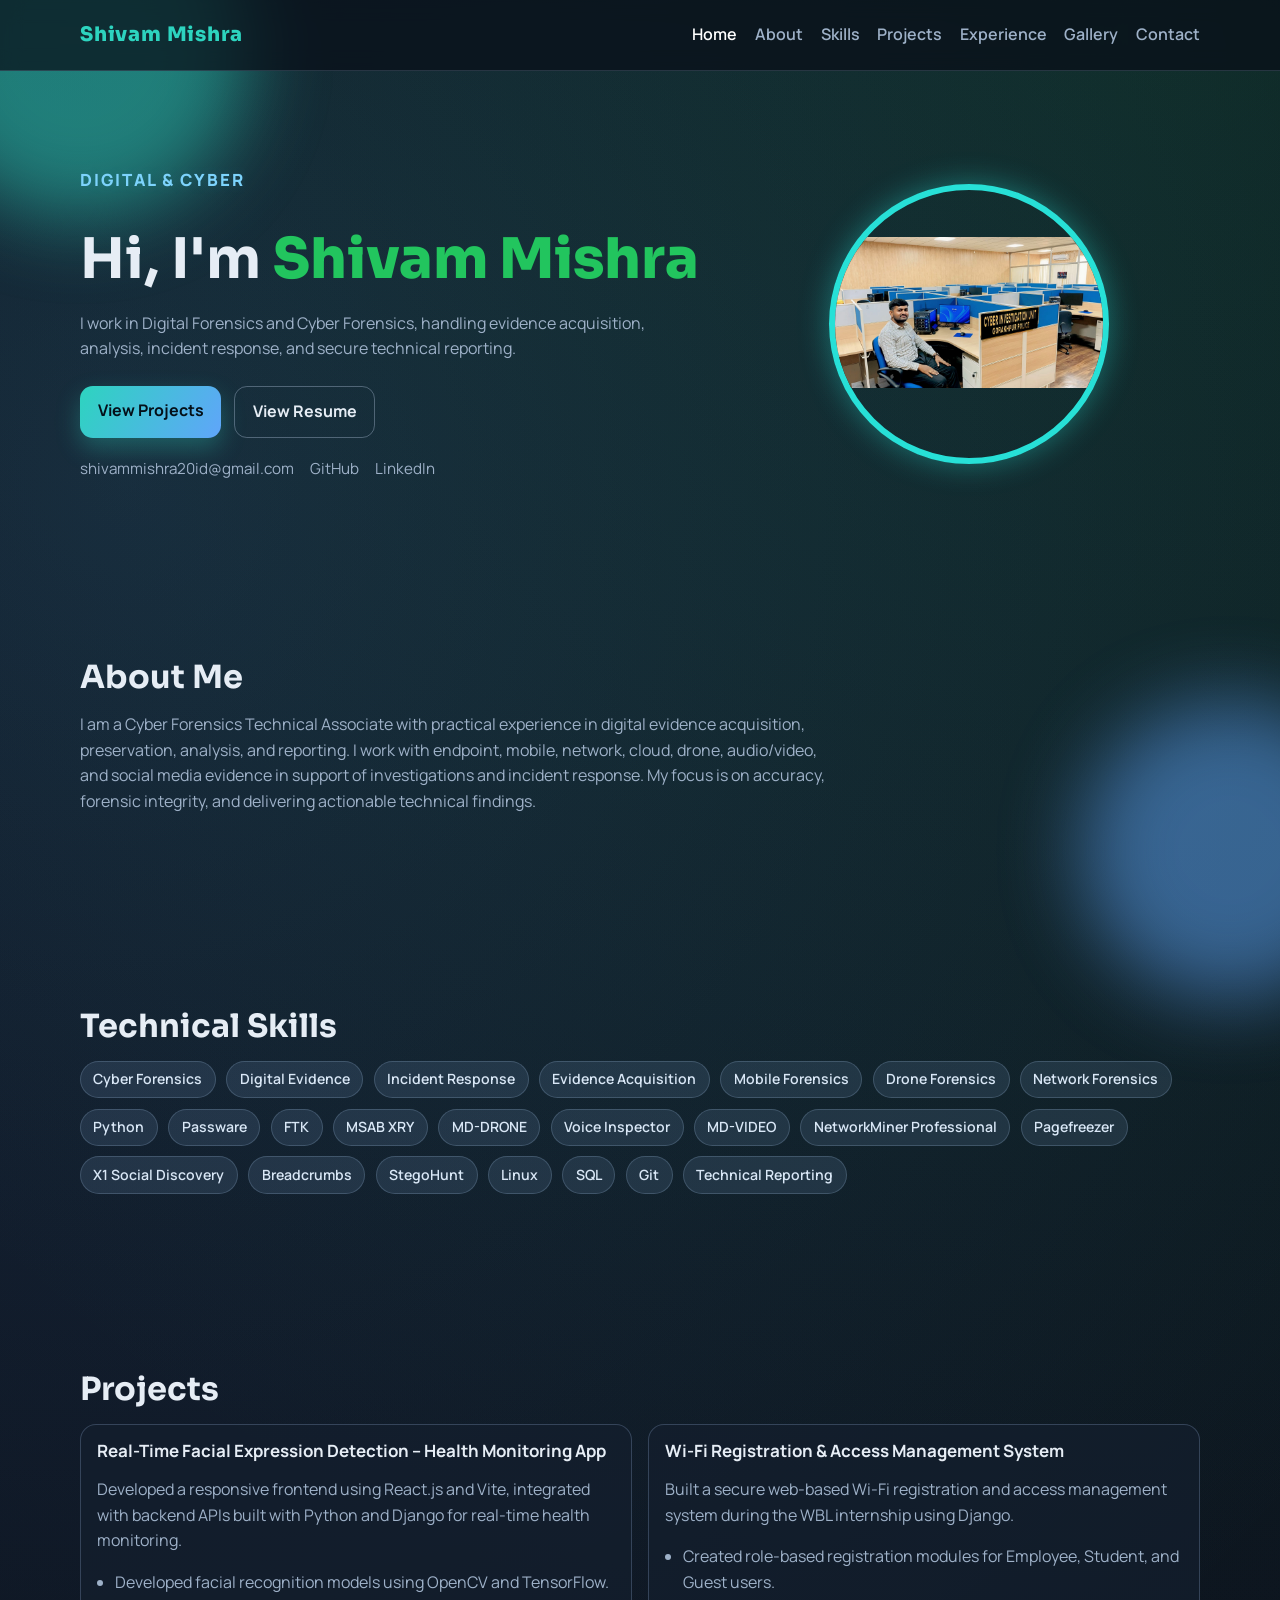
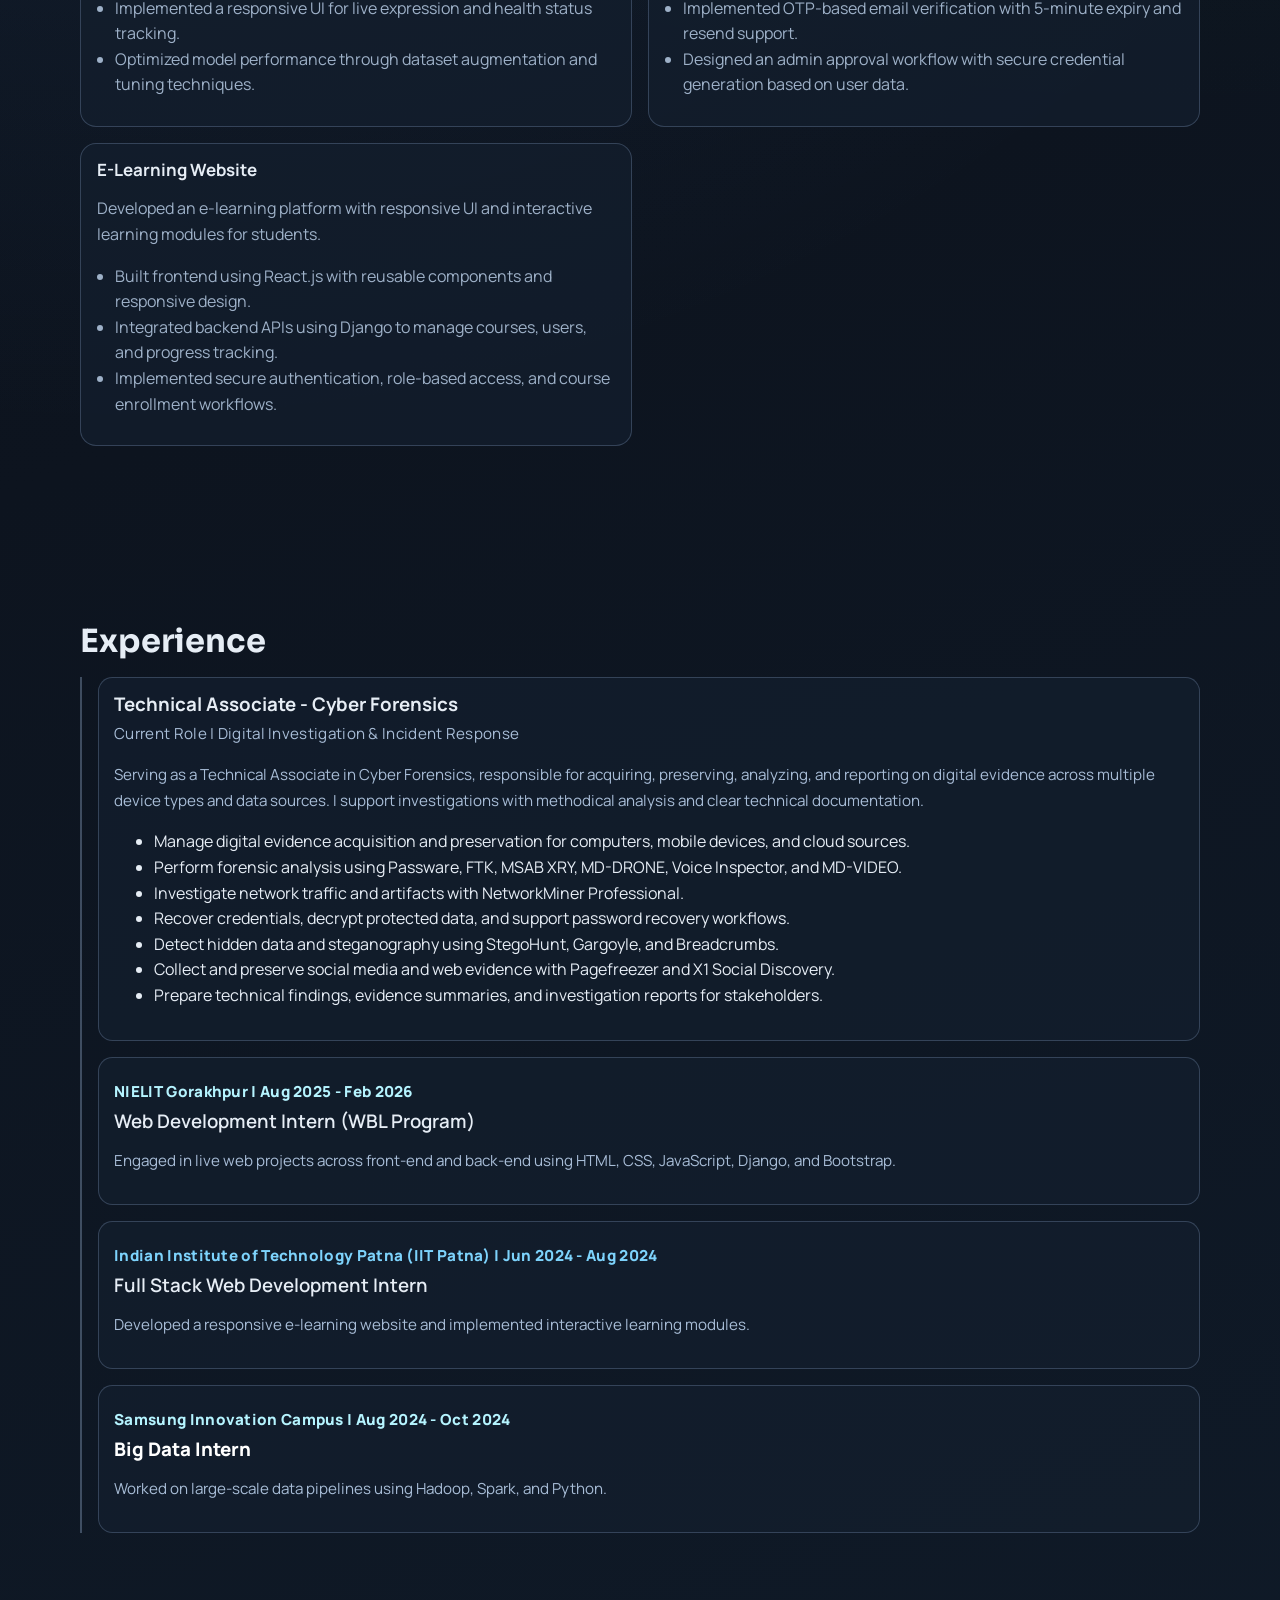
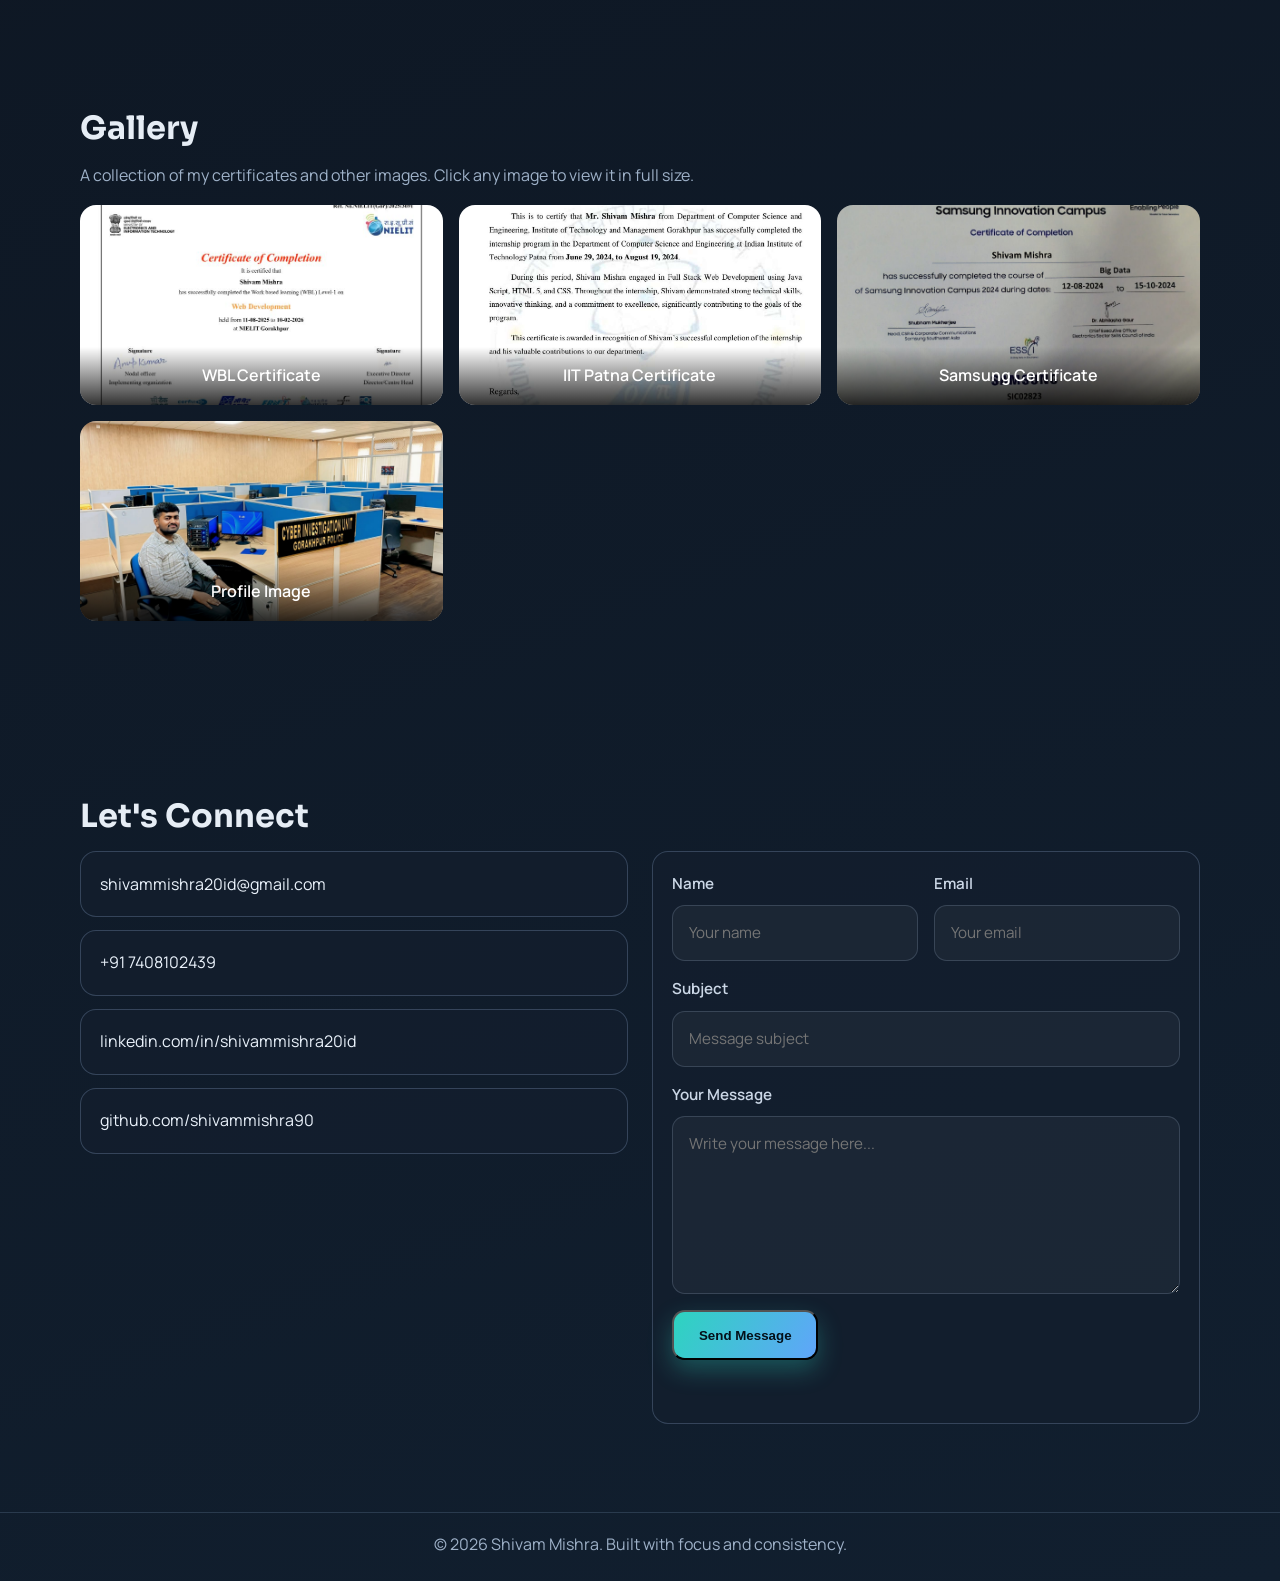
<file: index.html>
﻿<!DOCTYPE html>
<html lang="en">
<head>
  <meta charset="UTF-8" />
  <meta name="viewport" content="width=device-width, initial-scale=1.0" />
  <meta name="description" content="Shivam Mishra | Cyber Forensics Technical Associate | Digital Forensics, Incident Response, Evidence Analysis" />
  <title>Shivam Mishra | Cyber Forensics Technical Associate</title>
  <link rel="preconnect" href="https://fonts.googleapis.com" />
  <link rel="preconnect" href="https://fonts.gstatic.com" crossorigin />
  <link href="https://fonts.googleapis.com/css2?family=Manrope:wght@400;500;600;700;800&family=Sora:wght@600;700;800&display=swap" rel="stylesheet" />
  <link rel="stylesheet" href="styles.css" />
</head>
<body>
  <div class="bg-orb orb-1" aria-hidden="true"></div>
  <div class="bg-orb orb-2" aria-hidden="true"></div>

  <header class="site-header">
    <div class="container nav-wrap">
      <a href="#home" class="brand">Shivam Mishra </a>
      <button class="menu-btn" id="menuBtn" aria-label="Toggle menu" aria-expanded="false">Menu</button>
      <nav id="mainNav" class="main-nav">
        <a href="#home">Home</a>
        <a href="#about">About</a>
        <a href="#skills">Skills</a>
        <a href="#projects">Projects</a>
        <a href="#experience">Experience</a>
        <a href="#gallery">Gallery</a>
        <a href="#contact">Contact</a>
      </nav>
    </div>
  </header>

  <main>
    <section id="home" class="hero section">
      <div class="container hero-grid reveal">
        <div>
          <p class="eyebrow"><span class="eyebrow-text" data-text="Digital & Cyber Forensics Technical Associate"></span></p>
          <h1>Hi, I'm <span class="name">Shivam Mishra</span></h1>
          <p class="lead">
            I work in Digital Forensics and Cyber Forensics, handling evidence acquisition,
            analysis, incident response, and secure technical reporting.
          </p>
          <div class="hero-actions">
            <a class="btn btn-primary" href="#projects">View Projects</a>
            <a class="btn btn-ghost" href="Shivam-Resume docs.pdf" target="_blank" rel="noopener">View Resume</a>
          </div>
          <div class="quick-contact">
            <a href="mailto:shivammishra20id@gmail.com">shivammishra20id@gmail.com</a>
            <a href="https://github.com/shivammishra90" target="_blank" rel="noopener">GitHub</a>
            <a href="https://linkedin.com/in/shivammishra20id" target="_blank" rel="noopener">LinkedIn</a>
          </div>
        </div>
        <div class="hero-image">
          <img src="WhatsApp Image 2026-05-09 at 6.37.13 PM.jpeg" alt="Shivam Mishra">
        </div>
      </div>
    </section>

    <section id="about" class="section">
      <div class="container reveal">
        <h2 class="section-title">About Me</h2>
        <p class="section-copy">
          I am a Cyber Forensics Technical Associate with practical experience in digital evidence
          acquisition, preservation, analysis, and reporting. I work with endpoint, mobile, network,
          cloud, drone, audio/video, and social media evidence in support of investigations and incident response.
          My focus is on accuracy, forensic integrity, and delivering actionable technical findings.
        </p>
      </div>
    </section>

    <section id="skills" class="section">
      <div class="container reveal">
        <h2 class="section-title">Technical Skills</h2>
        <div class="chips">
          <span>Cyber Forensics</span><span>Digital Evidence</span><span>Incident Response</span><span>Evidence Acquisition</span>
          <span>Mobile Forensics</span><span>Drone Forensics</span><span>Network Forensics</span><span>Python</span>
          <span>Passware</span><span>FTK</span><span>MSAB XRY</span><span>MD-DRONE</span>
          <span>Voice Inspector</span><span>MD-VIDEO</span><span>NetworkMiner Professional</span><span>Pagefreezer</span>
          <span>X1 Social Discovery</span><span>Breadcrumbs</span><span>StegoHunt</span><span>Linux</span>
          <span>SQL</span><span>Git</span><span>Technical Reporting</span>
        </div>
      </div>
    </section>

    <section id="projects" class="section">
      <div class="container reveal">
        <h2 class="section-title">Projects</h2>
        <div class="cards">
          <article class="card">
            <h3>Real-Time Facial Expression Detection – Health Monitoring App</h3>
            <p>
              Developed a responsive frontend using React.js and Vite, integrated with backend APIs built with Python and Django for real-time health monitoring.
            </p>
            <ul>
              <li>Developed facial recognition models using OpenCV and TensorFlow.</li>
              <li>Implemented a responsive UI for live expression and health status tracking.</li>
              <li>Optimized model performance through dataset augmentation and tuning techniques.</li>
            </ul>
          </article>

          <article class="card">
            <h3>Wi-Fi Registration & Access Management System</h3>
            <p>
              Built a secure web-based Wi-Fi registration and access management system during the WBL internship using Django.
            </p>
            <ul>
              <li>Created role-based registration modules for Employee, Student, and Guest users.</li>
              <li>Implemented OTP-based email verification with 5-minute expiry and resend support.</li>
              <li>Designed an admin approval workflow with secure credential generation based on user data.</li>
            </ul>
          </article>

          <article class="card">
            <h3>E-Learning Website</h3>
            <p>
              Developed an e-learning platform with responsive UI and interactive learning modules for students.
            </p>
            <ul>
              <li>Built frontend using React.js with reusable components and responsive design.</li>
              <li>Integrated backend APIs using Django to manage courses, users, and progress tracking.</li>
              <li>Implemented secure authentication, role-based access, and course enrollment workflows.</li>
            </ul>
          </article>
        </div>
      </div>
    </section>

    <section id="experience" class="section">
      <div class="container reveal">
        <h2 class="section-title">Experience</h2>
        <div class="timeline">

          <article>
            <h3>Technical Associate - Cyber Forensics</h3>
            <p class="meta">Current Role | Digital Investigation & Incident Response</p>
            <p>
              Serving as a Technical Associate in Cyber Forensics, responsible for acquiring,
              preserving, analyzing, and reporting on digital evidence across multiple device types
              and data sources. I support investigations with methodical analysis and clear technical documentation.
            </p>
            <ul>
              <li>Manage digital evidence acquisition and preservation for computers, mobile devices, and cloud sources.</li>
              <li>Perform forensic analysis using Passware, FTK, MSAB XRY, MD-DRONE, Voice Inspector, and MD-VIDEO.</li>
              <li>Investigate network traffic and artifacts with NetworkMiner Professional.</li>
              <li>Recover credentials, decrypt protected data, and support password recovery workflows.</li>
              <li>Detect hidden data and steganography using StegoHunt, Gargoyle, and Breadcrumbs.</li>
              <li>Collect and preserve social media and web evidence with Pagefreezer and X1 Social Discovery.</li>
              <li>Prepare technical findings, evidence summaries, and investigation reports for stakeholders.</li>
            </ul>
          </article>

          <article>
            <p class="meta highlight-meta">NIELIT Gorakhpur | Aug 2025 - Feb 2026</p>
            <h3 class="subtle-title">Web Development Intern (WBL Program)</h3>
            <p>
              Engaged in live web projects across front-end and back-end using HTML, CSS,
              JavaScript, Django, and Bootstrap.
            </p>
          </article>

          <article>
            <p class="meta bold-meta special-meta">Indian Institute of Technology Patna (IIT Patna) | Jun 2024 - Aug 2024</p>
            <h3 class="subtle-title">Full Stack Web Development Intern</h3>
            <p>
              Developed a responsive e-learning website and implemented interactive learning modules.
            </p>
          </article>

          <article>
            <p class="meta highlight-meta">Samsung Innovation Campus | Aug 2024 - Oct 2024</p>
            <h3 class="highlight-title">Big Data Intern</h3>
            <p>
              Worked on large-scale data pipelines using Hadoop, Spark, and Python.
            </p>
          </article>

        </div>
      </div>
    </section>

    <section id="gallery" class="section">
      <div class="container reveal">
        <h2 class="section-title">Gallery</h2>
        <p class="section-copy">
          A collection of my certificates and other images. Click any image to view it in full size.
        </p>
        <div class="gallery-grid">
          <a class="gallery-item" href="wbl%20certicaticate.jpg" target="_blank" rel="noopener">
            <img src="wbl%20certicaticate.jpg" alt="WBL Certificate" />
            <div class="gallery-overlay">
              <span>WBL Certificate</span>
            </div>
          </a>
          <a class="gallery-item" href="iit%20patna%20Internship%20Shivam%20mishra_page-0001.jpg" target="_blank" rel="noopener">
            <img src="iit%20patna%20Internship%20Shivam%20mishra_page-0001.jpg" alt="IIT Patna Certificate" />
            <div class="gallery-overlay">
              <span>IIT Patna Certificate</span>
            </div>
          </a>
          <a class="gallery-item" href="samsung.jpeg" target="_blank" rel="noopener">
            <img src="samsung.jpeg" alt="Samsung Certificate" />
            <div class="gallery-overlay">
              <span>Samsung Certificate</span>
            </div>
          </a>
          <a class="gallery-item" href="WhatsApp%20Image%202026-05-09%20at%206.37.13%20PM.jpeg" target="_blank" rel="noopener">
            <img src="WhatsApp%20Image%202026-05-09%20at%206.37.13%20PM.jpeg" alt="Profile Image" />
            <div class="gallery-overlay">
              <span>Profile Image</span>
            </div>
          </a>
        </div>
      </div>
    </section>

    <section id="contact" class="section">
      <div class="container reveal">
        <h2 class="section-title">Let's Connect</h2>
        <div class="contact-grid contact-grid--two-column">
          <div class="contact-links">
            <a href="mailto:shivammishra20id@gmail.com">shivammishra20id@gmail.com</a>
            <a href="tel:+917408102439">+91 7408102439</a>
            <a href="https://linkedin.com/in/shivammishra20id" target="_blank" rel="noopener">
              linkedin.com/in/shivammishra20id
            </a>
            <a href="https://github.com/shivammishra90" target="_blank" rel="noopener">
              github.com/shivammishra90
            </a>
          </div>
          <form class="message-form" action="https://formsubmit.co/ajax/shivammishra20id@gmail.com" method="POST">
            <input type="hidden" name="_subject" value="New message from portfolio" />
            <input type="hidden" name="_captcha" value="false" />
            <input type="hidden" name="_next" value="index.html#contact" />
            <div class="form-row">
              <label class="form-field">
                <span>Name</span>
                <input type="text" name="name" placeholder="Your name" required />
              </label>
              <label class="form-field">
                <span>Email</span>
                <input type="email" name="email" placeholder="Your email" required />
              </label>
            </div>
            <label class="form-field">
              <span>Subject</span>
              <input type="text" name="subject" placeholder="Message subject" required />
            </label>
            <label class="form-field">
              <span>Your Message</span>
              <textarea name="message" rows="6" placeholder="Write your message here..." required></textarea>
            </label>
            <button type="submit" class="btn btn-primary btn-submit">Send Message</button>
            <p class="form-status" aria-live="polite"></p>
          </form>
        </div>
      </div>
    </section>
  </main>

  <footer class="site-footer">
    <div class="container">
      <p>© <span id="year"></span> Shivam Mishra. Built with focus and consistency.</p>
    </div>
  </footer>

  <script src="script.js"></script>
</body>
</html>
</file>
<file: styles.css>
:root {
  --bg: #0d141f;
  --panel: rgba(20, 31, 47, 0.72);
  --panel-border: rgba(132, 160, 194, 0.3);
  --text: #e6edf5;
  --muted: #9eb1c8;
  --primary: #2dd4bf;
  --primary-2: #22c55e;
  --accent: #60a5fa;
  --shadow: 0 18px 60px rgba(0, 0, 0, 0.35);
}

* {
  box-sizing: border-box;
}

html {
  scroll-behavior: smooth;
}

body {
  margin: 0;
  font-family: "Manrope", sans-serif;
  color: var(--text);
  background:
    radial-gradient(circle at 10% 10%, rgba(96, 165, 250, 0.15), transparent 35%),
    radial-gradient(circle at 90% 0%, rgba(34, 197, 94, 0.14), transparent 35%),
    linear-gradient(160deg, #090f18 0%, #0d141f 40%, #111f2f 100%);
  line-height: 1.6;
  overflow-x: hidden;
}

a {
  color: inherit;
  text-decoration: none;
}

.container {
  width: min(1120px, 92%);
  margin: 0 auto;
}

.bg-orb {
  position: fixed;
  border-radius: 50%;
  filter: blur(40px);
  z-index: -1;
  opacity: 0.5;
}

.orb-1 {
  width: 340px;
  height: 340px;
  background: #2dd4bf;
  top: -120px;
  left: -90px;
}

.orb-2 {
  width: 300px;
  height: 300px;
  background: #60a5fa;
  bottom: -100px;
  right: -100px;
}

.site-header {
  position: sticky;
  top: 0;
  z-index: 100;
  backdrop-filter: blur(10px);
  background: rgba(9, 15, 24, 0.72);
  border-bottom: 1px solid rgba(152, 178, 210, 0.2);
}

.nav-wrap {
  min-height: 70px;
  display: flex;
  align-items: center;
  justify-content: space-between;
  gap: 1rem;
}

.brand {
  font-family: "Sora", sans-serif;
  font-weight: 800;
  font-size: 1.25rem;
  letter-spacing: 0.04em;
  color: var(--primary);
}

.main-nav {
  display: flex;
  gap: 1.1rem;
  align-items: center;
}

.main-nav a {
  color: var(--muted);
  transition: color 0.25s ease;
  font-weight: 600;
}

.main-nav a:hover,
.main-nav a.active {
  color: #fff;
}

.menu-btn {
  display: none;
  border: 1px solid rgba(187, 209, 236, 0.35);
  background: transparent;
  color: var(--text);
  border-radius: 999px;
  padding: 0.45rem 0.9rem;
}

.section {
  padding: 88px 0;
}

.hero {
  padding-top: 96px;
}

.hero-grid {
  display: grid;
  grid-template-columns: 1.15fr 0.85fr;
  gap: 2rem;
  align-items: center;
}

.eyebrow {
  margin: 0 0 0.9rem;
  color: var(--primary);
  font-weight: 800;
  letter-spacing: 0.16em;
  text-transform: uppercase;
  font-size: 1.4rem;
  display: inline-block;
  text-shadow: 0 0 12px rgba(45, 212, 191, 0.18);
}

h1,
h2,
h3 {
  margin: 0;
  line-height: 1.2;
}

h1 {
  margin-top: 0.6rem;
  font-family: "Sora", sans-serif;
  font-size: clamp(2rem, 5vw, 3.5rem);
}

h1 span {
  color: var(--primary-2);
}

.lead {
  margin: 1.1rem 0 0;
  color: var(--muted);
  max-width: 62ch;
}

.hero-actions {
  display: flex;
  gap: 0.8rem;
  margin-top: 1.5rem;
  flex-wrap: wrap;
}

.btn {
  border-radius: 0.8rem;
  font-weight: 700;
  padding: 0.78rem 1.1rem;
  transition: transform 0.2s ease, box-shadow 0.2s ease, border-color 0.2s ease;
}

.btn:hover {
  transform: translateY(-2px);
}

.btn-primary {
  background: linear-gradient(120deg, var(--primary), var(--accent));
  color: #041019;
  box-shadow: 0 10px 24px rgba(45, 212, 191, 0.3);
}

.btn-ghost {
  border: 1px solid rgba(188, 207, 232, 0.35);
  color: var(--text);
}

.quick-contact {
  display: flex;
  gap: 1rem;
  flex-wrap: wrap;
  margin-top: 1.2rem;
}

.quick-contact a {
  color: var(--muted);
  font-size: 0.95rem;
}

.quick-contact a:hover {
  color: var(--text);
}

.hero-grid {
  display: grid;
  grid-template-columns: 1.15fr 0.85fr;
  gap: 2rem;
  align-items: center;
}

.hero-image {
  display: flex;
  justify-content: center;
  align-items: center;
}

.hero-image img {
  width: 280px;
  height: 280px;
  object-fit: contain;
  object-position: center 40%;
  border-radius: 50%;
  border: 6px solid #27e0d7;
  box-shadow: 0 0 30px rgba(39, 224, 215, 0.4);
  display: block;
  transition: transform 0.35s ease, box-shadow 0.35s ease;
}

.hero-image:hover img {
  transform: scale(1.06);
  box-shadow: 0 0 40px rgba(39, 224, 215, 0.65);
}

.quick-contact a {
  color: var(--muted);
  font-size: 0.95rem;
}

.quick-contact a:hover {
  color: var(--text);
}

.profile-card {
  padding: 1.3rem;
  border: 1px solid var(--panel-border);
  background: var(--panel);
  border-radius: 1.1rem;
  box-shadow: var(--shadow);
}

.avatar {
  width: 84px;
  height: 84px;
  border-radius: 50%;
  display: grid;
  place-items: center;
  font-family: "Sora", sans-serif;
  font-size: 1.5rem;
  margin-bottom: 0.85rem;
  background: linear-gradient(140deg, var(--primary), var(--accent));
  color: #07232b;
}

.profile-card h2 {
  font-size: 1.35rem;
}

.profile-card p {
  margin: 0.35rem 0 0.75rem;
  color: var(--muted);
}

.profile-card ul,
.card ul {
  margin: 0;
  padding-left: 1.1rem;
  color: var(--muted);
}

.section-title {
  font-family: "Sora", sans-serif;
  font-size: clamp(1.45rem, 3vw, 2rem);
  margin-bottom: 0.85rem;
}

.section-copy {
  max-width: 75ch;
  color: var(--muted);
}

.chips {
  display: flex;
  flex-wrap: wrap;
  gap: 0.65rem;
  margin-top: 1rem;
}

.chips span,
.tags span {
  background: rgba(111, 145, 185, 0.18);
  border: 1px solid rgba(152, 178, 210, 0.25);
  color: #d9e7f6;
  border-radius: 999px;
  padding: 0.4rem 0.78rem;
  font-size: 0.88rem;
  font-weight: 600;
}

.cards {
  display: grid;
  grid-template-columns: repeat(2, minmax(0, 1fr));
  gap: 1rem;
  margin-top: 1rem;
}

.card {
  border: 1px solid var(--panel-border);
  background: var(--panel);
  border-radius: 1rem;
  padding: 1rem;
}

.card h3 {
  font-size: 1.06rem;
}

.card p {
  color: var(--muted);
}

.card ul {
  margin: 0.75rem 0;
}

.tags {
  margin-top: 0.8rem;
  display: flex;
  flex-wrap: wrap;
  gap: 0.55rem;
}

.timeline {
  border-left: 2px solid rgba(154, 182, 216, 0.35);
  margin-top: 1rem;
  display: grid;
  gap: 1rem;
  padding-left: 1rem;
}

.timeline article {
  border: 1px solid var(--panel-border);
  background: var(--panel);
  border-radius: 0.9rem;
  padding: 0.95rem;
}

.meta {
  margin: 0.35rem 0;
  color: #d5efff;
  font-size: 1rem;
  letter-spacing: 0.02em;
}

.timeline article p {
  color: #a8bdd7;
  font-size: 0.95rem;
  line-height: 1.7;
}

.meta.bold-meta,
.meta.highlight-meta {
  font-weight: 800;
  color: #eaf5ff;
}

.meta.special-meta {
  color: #7dd3fc;
}

.meta.highlight-meta {
  color: #b5f4ff;
}

h3.subtle-title {
  font-weight: 600;
}

h3.highlight-title {
  font-weight: 800;
  color: #ffffff;
}

.gallery-grid {
  display: grid;
  grid-template-columns: repeat(auto-fit, minmax(280px, 1fr));
  gap: 1rem;
  margin-top: 1rem;
}

.gallery-item {
  position: relative;
  border-radius: 1rem;
  overflow: hidden;
  text-decoration: none;
  color: inherit;
  transition: transform 0.25s ease, box-shadow 0.25s ease;
}

.gallery-item:hover {
  transform: translateY(-4px);
  box-shadow: 0 20px 40px rgba(0, 0, 0, 0.25);
}

.gallery-item img {
  width: 100%;
  height: 200px;
  object-fit: cover;
  display: block;
}

.gallery-overlay {
  position: absolute;
  bottom: 0;
  left: 0;
  right: 0;
  background: linear-gradient(to top, rgba(0, 0, 0, 0.8), transparent);
  padding: 1rem;
  color: #fff;
  font-weight: 600;
  text-align: center;
}

@media (max-width: 830px) {
  .hero-grid,
  .cards,
  .edu-grid,
  .contact-grid,
  .gallery-grid {
    grid-template-columns: 1fr;
  }

  .section-header {
    flex-direction: column;
    align-items: stretch;
  }
}

.edu-grid {
  margin-top: 1rem;
  display: grid;
  gap: 0.9rem;
  grid-template-columns: repeat(2, minmax(0, 1fr));
}

.edu-grid article {
  border: 1px solid var(--panel-border);
  background: var(--panel);
  border-radius: 0.9rem;
  padding: 1rem;
}

.edu-grid p {
  margin-top: 0.4rem;
  color: var(--muted);
}

.two-up {
  grid-template-columns: repeat(2, minmax(0, 1fr));
}

.compact ul {
  margin-top: 0.6rem;
}

.contact-grid {
  margin-top: 1rem;
  display: grid;
  grid-template-columns: repeat(2, minmax(0, 1fr));
  gap: 1.5rem;
}

.contact-grid--two-column {
  align-items: start;
}

.contact-links {
  display: grid;
  gap: 0.8rem;
}

.contact-links a,
.message-form {
  border: 1px solid var(--panel-border);
  background: var(--panel);
  border-radius: 1rem;
  padding: 1.2rem;
}

.contact-links a {
  color: #eaf2fb;
}

.contact-links a:hover {
  border-color: rgba(45, 212, 191, 0.55);
}

.message-form {
  display: grid;
  gap: 1rem;
}

.form-row {
  display: grid;
  grid-template-columns: repeat(2, minmax(0, 1fr));
  gap: 1rem;
}

.form-field {
  display: grid;
  gap: 0.55rem;
  color: #cbd7e6;
  font-size: 0.95rem;
}

.form-field span {
  font-weight: 600;
}

.form-field input,
.form-field textarea {
  width: 100%;
  border: 1px solid rgba(187, 209, 236, 0.18);
  background: rgba(255, 255, 255, 0.04);
  color: #f4f9ff;
  border-radius: 0.8rem;
  padding: 0.95rem 1rem;
  font: inherit;
  transition: border-color 0.2s ease, background 0.2s ease;
}

.form-field input:focus,
.form-field textarea:focus {
  outline: none;
  border-color: rgba(45, 212, 191, 0.55);
  background: rgba(255, 255, 255, 0.08);
}

.btn-submit {
  width: fit-content;
  align-self: start;
  padding: 0.95rem 1.55rem;
}

.form-status {
  margin-top: 0.8rem;
  font-size: 0.96rem;
  color: #cbd7e6;
}

.form-status.success {
  color: #7dd3fc;
}

.form-status.error {
  color: #fda4af;
}

.site-footer {
  border-top: 1px solid rgba(146, 173, 207, 0.2);
  padding: 1.15rem 0 1.5rem;
}

.site-footer p {
  margin: 0;
  color: var(--muted);
  text-align: center;
}

.reveal {
  opacity: 0;
  transform: translateY(20px);
  transition: opacity 0.65s ease, transform 0.65s ease;
}

.reveal.show {
  opacity: 1;
  transform: translateY(0);
}

@media (max-width: 920px) {
  .hero-grid,
  .cards,
  .edu-grid,
  .two-up,
  .contact-grid {
    grid-template-columns: 1fr;
  }

  .menu-btn {
    display: inline-block;
  }

  .main-nav {
    position: absolute;
    top: 70px;
    right: 4%;
    background: rgba(10, 18, 29, 0.95);
    border: 1px solid rgba(152, 178, 210, 0.3);
    border-radius: 0.9rem;
    padding: 0.8rem;
    min-width: 180px;
    display: none;
    flex-direction: column;
    align-items: flex-start;
  }

  .main-nav.open {
    display: flex;
  }

  .main-nav a {
    width: 100%;
    padding: 0.35rem 0.25rem;
  }
}
/* Professional headline styling */
.eyebrow {
    margin: 0 0 0.9rem;
    color: #7dd3fc;
    font-weight: 800;
    letter-spacing: 0.12em;
    text-transform: uppercase;
    font-size: 1.05rem;
    display: inline-block;
}

.eyebrow-text {
    display: inline-block;
    letter-spacing: 0.12em;
    white-space: nowrap;
    overflow: hidden;
    text-shadow: 0 0 16px rgba(125, 211, 252, 0.16);
}

.hero h1 .name {
    color: #22c55e;
    font-weight: 800;
    display: inline-block;
}

/* Mobile Responsive */
@media (max-width: 768px) {
    .hero-grid {
        grid-template-columns: 1fr;
        text-align: center;
    }

    .hero-image img {
        width: 200px;
        height: 200px;
    }
}
</file>
